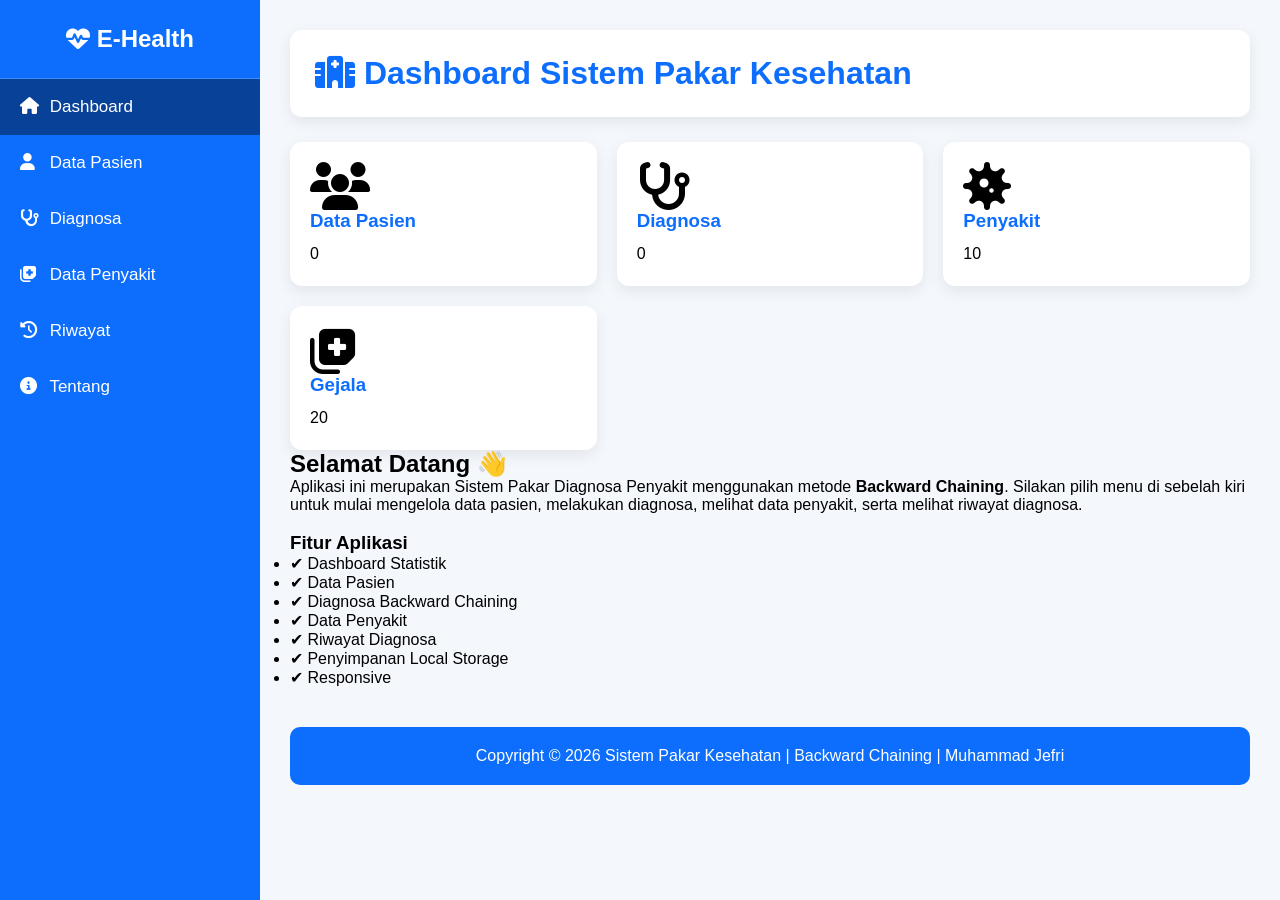
<file: index.html>
<!DOCTYPE html>
<html lang="id">
<head>

<meta charset="UTF-8">
<meta name="viewport" content="width=device-width, initial-scale=1.0">

<title>Dashboard | Sistem Pakar Kesehatan</title>

<link rel="stylesheet" href="style.css">

<link rel="stylesheet"
href="https://cdnjs.cloudflare.com/ajax/libs/font-awesome/6.5.2/css/all.min.css">

</head>

<body>

<!-- ================= SIDEBAR ================= -->

<div class="sidebar">

<h2><i class="fas fa-heartbeat"></i> E-Health</h2>

<ul>

<li class="active">
<a href="index.html">
<i class="fas fa-home"></i>
Dashboard
</a>
</li>

<li>
<a href="pasien.html">
<i class="fas fa-user"></i>
Data Pasien
</a>
</li>

<li>
<a href="diagnosa.html">
<i class="fas fa-stethoscope"></i>
Diagnosa
</a>
</li>

<li>
<a href="penyakit.html">
<i class="fas fa-notes-medical"></i>
Data Penyakit
</a>
</li>

<li>
<a href="riwayat.html">
<i class="fas fa-history"></i>
Riwayat
</a>
</li>

<li>
<a href="tentang.html">
<i class="fas fa-info-circle"></i>
Tentang
</a>
</li>

</ul>

</div>

<!-- ================= MAIN ================= -->

<div class="main">

<div class="header">

<h1><i class="fas fa-hospital"></i> Dashboard Sistem Pakar Kesehatan</h1>

</div>

<!-- ================= CARD ================= -->

<div class="cards">

<div class="card">
<i class="fas fa-users fa-3x"></i>

<h3>Data Pasien</h3>

<p id="jumlahPasien">0</p>

</div>

<div class="card">

<i class="fas fa-stethoscope fa-3x"></i>

<h3>Diagnosa</h3>

<p id="jumlahDiagnosa">0</p>

</div>

<div class="card">

<i class="fas fa-virus fa-3x"></i>

<h3>Penyakit</h3>

<p>10</p>

</div>

<div class="card">

<i class="fas fa-notes-medical fa-3x"></i>

<h3>Gejala</h3>

<p>20</p>

</div>

</div>

<!-- ================= SELAMAT DATANG ================= -->

<div class="welcome">

<h2>Selamat Datang 👋</h2>

<p>

Aplikasi ini merupakan Sistem Pakar Diagnosa Penyakit
menggunakan metode <b>Backward Chaining</b>.

Silakan pilih menu di sebelah kiri untuk mulai
mengelola data pasien, melakukan diagnosa,
melihat data penyakit, serta melihat riwayat diagnosa.

</p>

<br>

<h3>Fitur Aplikasi</h3>

<ul>

<li>✔ Dashboard Statistik</li>

<li>✔ Data Pasien</li>

<li>✔ Diagnosa Backward Chaining</li>

<li>✔ Data Penyakit</li>

<li>✔ Riwayat Diagnosa</li>

<li>✔ Penyimpanan Local Storage</li>

<li>✔ Responsive</li>

</ul>

</div>

<footer>

Copyright © 2026

Sistem Pakar Kesehatan

|

Backward Chaining

|

Muhammad Jefri

</footer>

</div>

<script>

let pasien =
JSON.parse(localStorage.getItem("pasien")) || [];

document.getElementById("jumlahPasien").innerHTML =
pasien.length;

let diagnosa =
JSON.parse(localStorage.getItem("diagnosa")) || [];

document.getElementById("jumlahDiagnosa").innerHTML =
diagnosa.length;

</script>

</body>

</html>
</file>
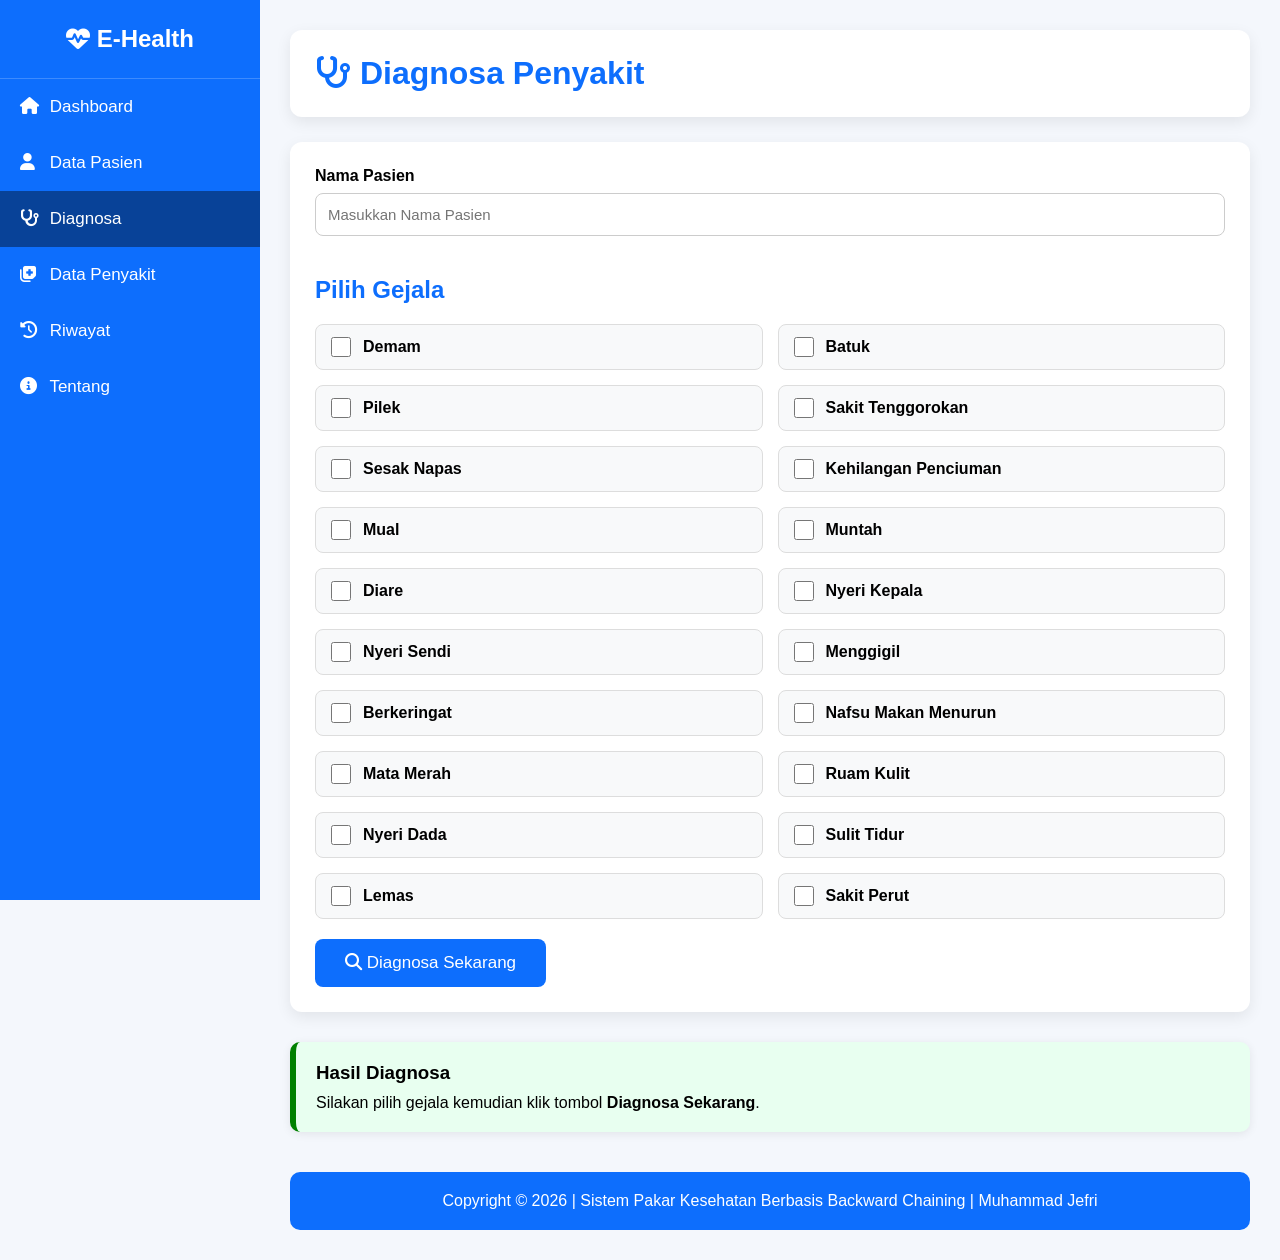
<file: diagnosa.html>
<!DOCTYPE html>
<html lang="id">

<head>

<meta charset="UTF-8">
<meta name="viewport" content="width=device-width, initial-scale=1.0">

<title>Diagnosa Penyakit</title>

<link rel="stylesheet" href="style.css">

<link rel="stylesheet"
href="https://cdnjs.cloudflare.com/ajax/libs/font-awesome/6.5.2/css/all.min.css">

</head>

<body>

<!-- ================= SIDEBAR ================= -->

<div class="sidebar">

<h2><i class="fas fa-heartbeat"></i> E-Health</h2>

<ul>

<li>
<a href="index.html">
<i class="fas fa-home"></i>
Dashboard
</a>
</li>

<li>
<a href="pasien.html">
<i class="fas fa-user"></i>
Data Pasien
</a>
</li>

<li class="active">
<a href="diagnosa.html">
<i class="fas fa-stethoscope"></i>
Diagnosa
</a>
</li>

<li>
<a href="penyakit.html">
<i class="fas fa-notes-medical"></i>
Data Penyakit
</a>
</li>

<li>
<a href="riwayat.html">
<i class="fas fa-history"></i>
Riwayat
</a>
</li>

<li>
<a href="tentang.html">
<i class="fas fa-info-circle"></i>
Tentang
</a>
</li>

</ul>

</div>

<!-- ================= MAIN ================= -->

<div class="main">

<div class="header">

<h1>
<i class="fas fa-stethoscope"></i>
Diagnosa Penyakit
</h1>

</div>

<form>

<label>Nama Pasien</label>

<input
type="text"
id="namaPasien"
placeholder="Masukkan Nama Pasien">

<h2>Pilih Gejala</h2>

<div class="gejala-container">

<div class="gejala">
<input type="checkbox" id="g1">
<label for="g1">Demam</label>
</div>

<div class="gejala">
<input type="checkbox" id="g2">
<label for="g2">Batuk</label>
</div>

<div class="gejala">
<input type="checkbox" id="g3">
<label for="g3">Pilek</label>
</div>

<div class="gejala">
<input type="checkbox" id="g4">
<label for="g4">Sakit Tenggorokan</label>
</div>

<div class="gejala">
<input type="checkbox" id="g5">
<label for="g5">Sesak Napas</label>
</div>

<div class="gejala">
<input type="checkbox" id="g6">
<label for="g6">Kehilangan Penciuman</label>
</div>

<div class="gejala">
<input type="checkbox" id="g7">
<label for="g7">Mual</label>
</div>

<div class="gejala">
<input type="checkbox" id="g8">
<label for="g8">Muntah</label>
</div>

<div class="gejala">
<input type="checkbox" id="g9">
<label for="g9">Diare</label>
</div>

<div class="gejala">
<input type="checkbox" id="g10">
<label for="g10">Nyeri Kepala</label>
</div>

<div class="gejala">
<input type="checkbox" id="g11">
<label for="g11">Nyeri Sendi</label>
</div>

<div class="gejala">
<input type="checkbox" id="g12">
<label for="g12">Menggigil</label>
</div>

<div class="gejala">
<input type="checkbox" id="g13">
<label for="g13">Berkeringat</label>
</div>

<div class="gejala">
<input type="checkbox" id="g14">
<label for="g14">Nafsu Makan Menurun</label>
</div>

<div class="gejala">
<input type="checkbox" id="g15">
<label for="g15">Mata Merah</label>
</div>

<div class="gejala">
<input type="checkbox" id="g16">
<label for="g16">Ruam Kulit</label>
</div>

<div class="gejala">
<input type="checkbox" id="g17">
<label for="g17">Nyeri Dada</label>
</div>

<div class="gejala">
<input type="checkbox" id="g18">
<label for="g18">Sulit Tidur</label>
</div>

<div class="gejala">
<input type="checkbox" id="g19">
<label for="g19">Lemas</label>
</div>

<div class="gejala">
<input type="checkbox" id="g20">
<label for="g20">Sakit Perut</label>
</div>

</div>

<button
type="button"
onclick="diagnosa()">

<i class="fas fa-search"></i>

Diagnosa Sekarang

</button>

</form>

<div id="hasil" class="hasil">

<h3>Hasil Diagnosa</h3>

<p>Silakan pilih gejala kemudian klik tombol <b>Diagnosa Sekarang</b>.</p>

</div>

<footer>

Copyright © 2026 |
Sistem Pakar Kesehatan Berbasis Backward Chaining |
Muhammad Jefri

</footer>

</div>

<script src="diagnosa.js"></script>

</body>

</html>
</file>
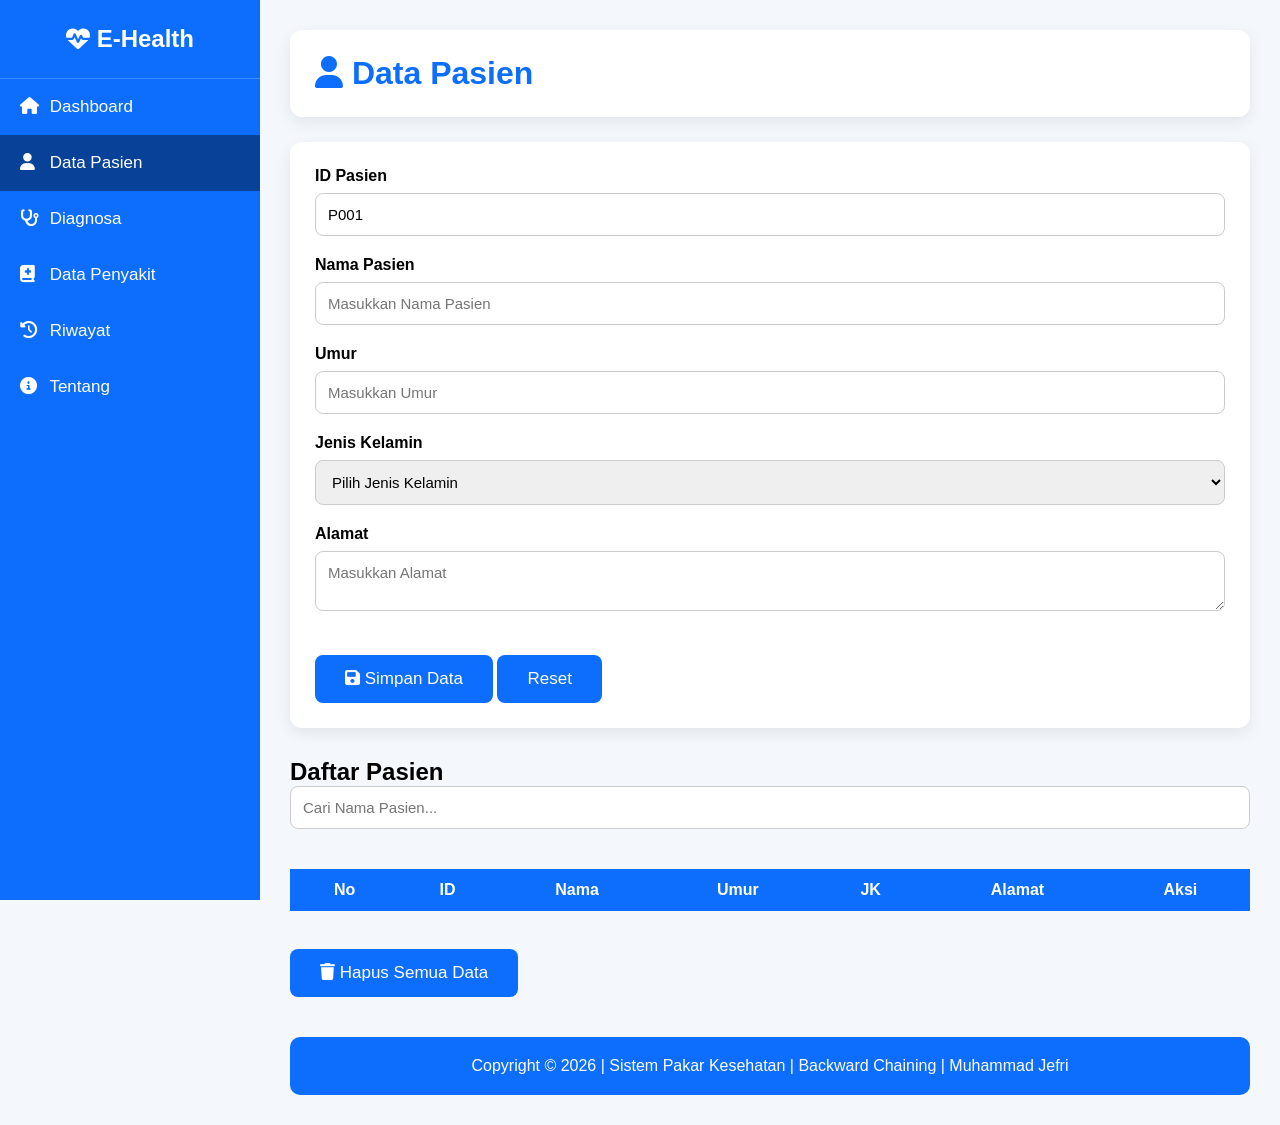
<file: pasien.html>
<!DOCTYPE html>
<html lang="id">

<head>

<meta charset="UTF-8">
<meta name="viewport" content="width=device-width, initial-scale=1.0">

<title>Data Pasien</title>

<link rel="stylesheet" href="style.css">

<link rel="stylesheet"
href="https://cdnjs.cloudflare.com/ajax/libs/font-awesome/6.5.2/css/all.min.css">

</head>

<body>

<!-- ================= SIDEBAR ================= -->

<div class="sidebar">

<h2><i class="fas fa-heartbeat"></i> E-Health</h2>

<ul>

<li>
<a href="index.html">
<i class="fas fa-home"></i>
Dashboard
</a>
</li>

<li class="active">
<a href="pasien.html">
<i class="fas fa-user"></i>
Data Pasien
</a>
</li>

<li>
<a href="diagnosa.html">
<i class="fas fa-stethoscope"></i>
Diagnosa
</a>
</li>

<li>
<a href="penyakit.html">
<i class="fas fa-book-medical"></i>
Data Penyakit
</a>
</li>

<li>
<a href="riwayat.html">
<i class="fas fa-history"></i>
Riwayat
</a>
</li>

<li>
<a href="tentang.html">
<i class="fas fa-info-circle"></i>
Tentang
</a>
</li>

</ul>

</div>

<!-- ================= MAIN ================= -->

<div class="main">

<div class="header">

<h1>

<i class="fas fa-user"></i>

Data Pasien

</h1>

</div>

<!-- ================= FORM ================= -->

<form id="formPasien">

<label>ID Pasien</label>

<input
type="text"
id="id"
placeholder="Masukkan ID Pasien">

<label>Nama Pasien</label>

<input
type="text"
id="nama"
placeholder="Masukkan Nama Pasien">

<label>Umur</label>

<input
type="number"
id="umur"
placeholder="Masukkan Umur">

<label>Jenis Kelamin</label>

<select id="jk">

<option value="">Pilih Jenis Kelamin</option>

<option>Laki-laki</option>

<option>Perempuan</option>

</select>

<label>Alamat</label>

<textarea
id="alamat"
placeholder="Masukkan Alamat"></textarea>

<button
type="button"
id="btnSimpan"
onclick="simpanPasien()">

<i class="fas fa-save"></i>

Simpan Data

</button>

<button
type="reset">

Reset

</button>

</form>

<!-- ================= PENCARIAN ================= -->

<h2 style="margin-top:30px;">

Daftar Pasien

</h2>

<input

type="text"

id="cari"

placeholder="Cari Nama Pasien..."

onkeyup="cariPasien()">

<!-- ================= TABEL ================= -->

<table>

<thead>

<tr>

<th>No</th>

<th>ID</th>

<th>Nama</th>

<th>Umur</th>

<th>JK</th>

<th>Alamat</th>

<th>Aksi</th>

</tr>

</thead>

<tbody id="tabelPasien">

</tbody>

</table>

<br>

<button onclick="hapusSemua()">

<i class="fas fa-trash"></i>

Hapus Semua Data

</button>

<footer>

Copyright © 2026

|

Sistem Pakar Kesehatan

|

Backward Chaining

|

Muhammad Jefri

</footer>

</div>

<script>

// ==============================
// DATA PASIEN
// ==============================

let pasien = JSON.parse(localStorage.getItem("pasien")) || [];

let editIndex = -1;

buatID();

tampilPasien();


// ==============================
// MEMBUAT ID OTOMATIS
// ==============================

function buatID(){

let nomor = pasien.length + 1;

document.getElementById("id").value =
"P" + nomor.toString().padStart(3,"0");

}


// ==============================
// SIMPAN / UPDATE
// ==============================

function simpanPasien(){

let id = document.getElementById("id").value;

let nama = document.getElementById("nama").value;

let umur = document.getElementById("umur").value;

let jk = document.getElementById("jk").value;

let alamat = document.getElementById("alamat").value;


if(nama=="" || umur=="" || jk=="" || alamat==""){

alert("Silakan lengkapi semua data!");

return;

}


// TAMBAH DATA

if(editIndex==-1){

pasien.push({

id:id,

nama:nama,

umur:umur,

jk:jk,

alamat:alamat

});

}

// UPDATE DATA

else{

pasien[editIndex]={

id:id,

nama:nama,

umur:umur,

jk:jk,

alamat:alamat

};

editIndex=-1;

document.getElementById("btnSimpan").innerHTML=

'<i class="fas fa-save"></i> Simpan Data';

}


// SIMPAN LOCAL STORAGE

localStorage.setItem("pasien",

JSON.stringify(pasien));


// RESET FORM

document.getElementById("formPasien").reset();

buatID();

tampilPasien();

}

// ==============================
// TAMPILKAN DATA PASIEN
// ==============================

function tampilPasien(keyword=""){

let isi="";

let no=1;

pasien.forEach((p,index)=>{

if(p.nama.toLowerCase().includes(keyword.toLowerCase())){

isi+=`

<tr>

<td>${no++}</td>

<td>${p.id}</td>

<td>${p.nama}</td>

<td>${p.umur}</td>

<td>${p.jk}</td>

<td>${p.alamat}</td>

<td>

<button
onclick="editPasien(${index})"
style="background:#ffc107;color:black;margin-right:5px;">

<i class="fas fa-edit"></i>

Edit

</button>

<button
onclick="hapusPasien(${index})"
style="background:#dc3545;color:white;">

<i class="fas fa-trash"></i>

Hapus

</button>

</td>

</tr>

`;

}

});

document.getElementById("tabelPasien").innerHTML=isi;

}



// ==============================
// EDIT DATA
// ==============================

function editPasien(index){

document.getElementById("id").value=pasien[index].id;

document.getElementById("nama").value=pasien[index].nama;

document.getElementById("umur").value=pasien[index].umur;

document.getElementById("jk").value=pasien[index].jk;

document.getElementById("alamat").value=pasien[index].alamat;

editIndex=index;

document.getElementById("btnSimpan").innerHTML=

'<i class="fas fa-pen"></i> Update Data';

window.scrollTo({

top:0,

behavior:"smooth"

});

}



// ==============================
// HAPUS DATA
// ==============================

function hapusPasien(index){

if(confirm("Yakin ingin menghapus data pasien?")){

pasien.splice(index,1);

localStorage.setItem("pasien",JSON.stringify(pasien));

buatID();

tampilPasien();

}

}



// ==============================
// CARI PASIEN
// ==============================

function cariPasien(){

let keyword=document.getElementById("cari").value;

tampilPasien(keyword);

}



// ==============================
// HAPUS SEMUA DATA
// ==============================

function hapusSemua(){

if(confirm("Apakah Anda yakin ingin menghapus semua data pasien?")){

pasien=[];

localStorage.removeItem("pasien");

document.getElementById("formPasien").reset();

editIndex=-1;

buatID();

tampilPasien();

}

}

</script>

</body>
</html>
</file>
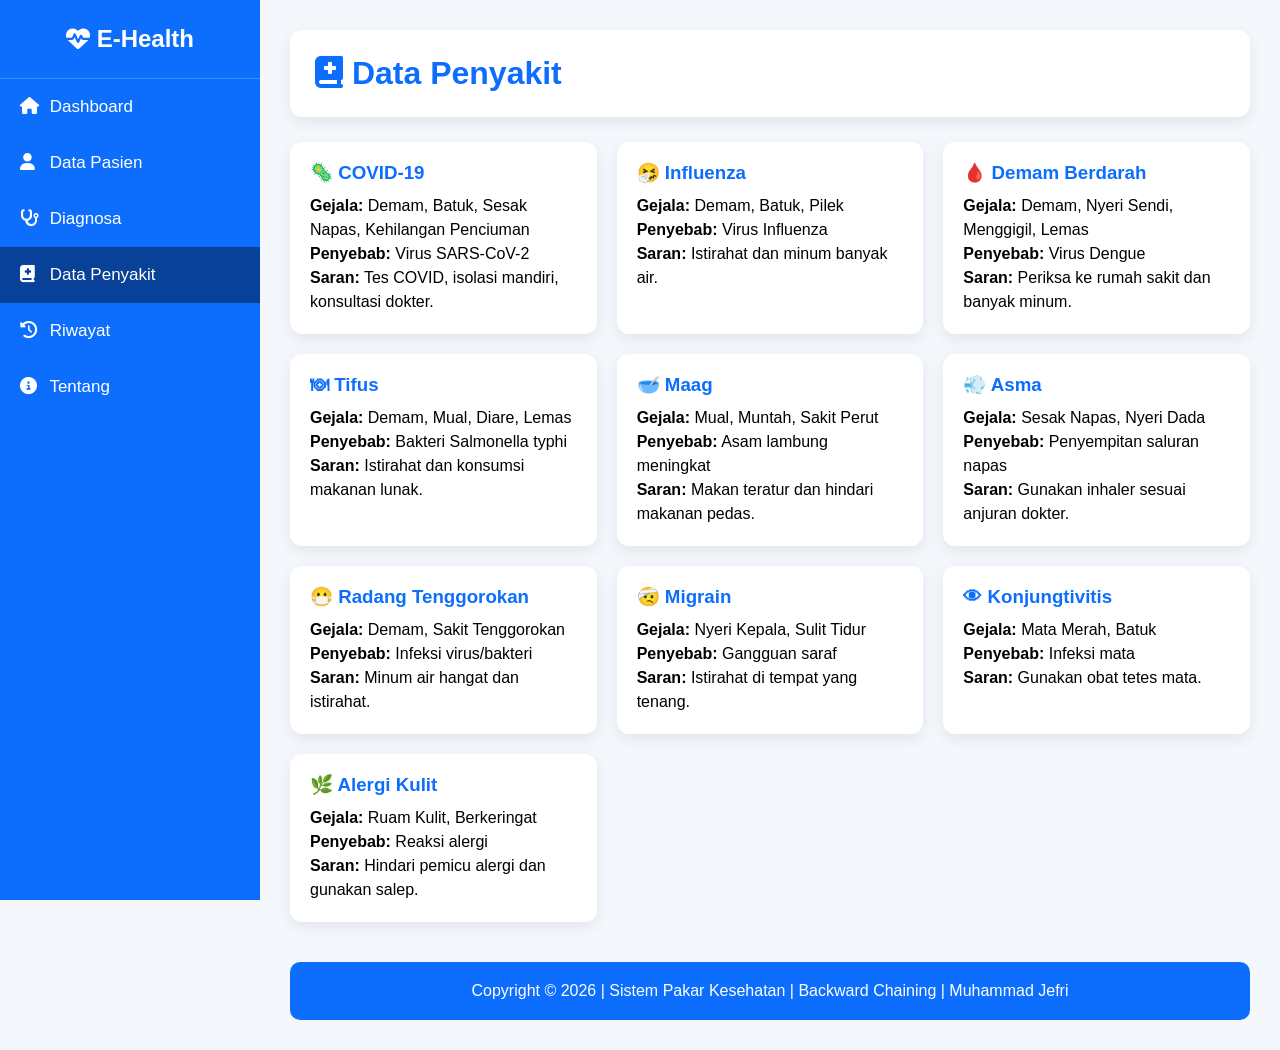
<file: penyakit.html>
<!DOCTYPE html>
<html lang="id">

<head>

<meta charset="UTF-8">
<meta name="viewport" content="width=device-width, initial-scale=1.0">

<title>Data Penyakit</title>

<link rel="stylesheet" href="style.css">

<link rel="stylesheet"
href="https://cdnjs.cloudflare.com/ajax/libs/font-awesome/6.5.2/css/all.min.css">

</head>

<body>

<!-- ================= SIDEBAR ================= -->

<div class="sidebar">

<h2><i class="fas fa-heartbeat"></i> E-Health</h2>

<ul>

<li>
<a href="index.html">
<i class="fas fa-home"></i>
Dashboard
</a>
</li>

<li>
<a href="pasien.html">
<i class="fas fa-user"></i>
Data Pasien
</a>
</li>

<li>
<a href="diagnosa.html">
<i class="fas fa-stethoscope"></i>
Diagnosa
</a>
</li>

<li class="active">
<a href="penyakit.html">
<i class="fas fa-book-medical"></i>
Data Penyakit
</a>
</li>

<li>
<a href="riwayat.html">
<i class="fas fa-history"></i>
Riwayat
</a>
</li>

<li>
<a href="tentang.html">
<i class="fas fa-info-circle"></i>
Tentang
</a>
</li>

</ul>

</div>

<!-- ================= MAIN ================= -->

<div class="main">

<div class="header">

<h1>

<i class="fas fa-book-medical"></i>

Data Penyakit

</h1>

</div>

<div class="cards">

<!-- CARD 1 -->

<div class="card">

<h3>🦠 COVID-19</h3>

<p><b>Gejala:</b> Demam, Batuk, Sesak Napas, Kehilangan Penciuman</p>

<p><b>Penyebab:</b> Virus SARS-CoV-2</p>

<p><b>Saran:</b> Tes COVID, isolasi mandiri, konsultasi dokter.</p>

</div>

<!-- CARD 2 -->

<div class="card">

<h3>🤧 Influenza</h3>

<p><b>Gejala:</b> Demam, Batuk, Pilek</p>

<p><b>Penyebab:</b> Virus Influenza</p>

<p><b>Saran:</b> Istirahat dan minum banyak air.</p>

</div>

<!-- CARD 3 -->

<div class="card">

<h3>🩸 Demam Berdarah</h3>

<p><b>Gejala:</b> Demam, Nyeri Sendi, Menggigil, Lemas</p>

<p><b>Penyebab:</b> Virus Dengue</p>

<p><b>Saran:</b> Periksa ke rumah sakit dan banyak minum.</p>

</div>

<!-- CARD 4 -->

<div class="card">

<h3>🍽 Tifus</h3>

<p><b>Gejala:</b> Demam, Mual, Diare, Lemas</p>

<p><b>Penyebab:</b> Bakteri Salmonella typhi</p>

<p><b>Saran:</b> Istirahat dan konsumsi makanan lunak.</p>

</div>

<!-- CARD 5 -->

<div class="card">

<h3>🥣 Maag</h3>

<p><b>Gejala:</b> Mual, Muntah, Sakit Perut</p>

<p><b>Penyebab:</b> Asam lambung meningkat</p>

<p><b>Saran:</b> Makan teratur dan hindari makanan pedas.</p>

</div>

<!-- CARD 6 -->

<div class="card">

<h3>💨 Asma</h3>

<p><b>Gejala:</b> Sesak Napas, Nyeri Dada</p>

<p><b>Penyebab:</b> Penyempitan saluran napas</p>

<p><b>Saran:</b> Gunakan inhaler sesuai anjuran dokter.</p>

</div>

<!-- CARD 7 -->

<div class="card">

<h3>😷 Radang Tenggorokan</h3>

<p><b>Gejala:</b> Demam, Sakit Tenggorokan</p>

<p><b>Penyebab:</b> Infeksi virus/bakteri</p>

<p><b>Saran:</b> Minum air hangat dan istirahat.</p>

</div>

<!-- CARD 8 -->

<div class="card">

<h3>🤕 Migrain</h3>

<p><b>Gejala:</b> Nyeri Kepala, Sulit Tidur</p>

<p><b>Penyebab:</b> Gangguan saraf</p>

<p><b>Saran:</b> Istirahat di tempat yang tenang.</p>

</div>

<!-- CARD 9 -->

<div class="card">

<h3>👁 Konjungtivitis</h3>

<p><b>Gejala:</b> Mata Merah, Batuk</p>

<p><b>Penyebab:</b> Infeksi mata</p>

<p><b>Saran:</b> Gunakan obat tetes mata.</p>

</div>

<!-- CARD 10 -->

<div class="card">

<h3>🌿 Alergi Kulit</h3>

<p><b>Gejala:</b> Ruam Kulit, Berkeringat</p>

<p><b>Penyebab:</b> Reaksi alergi</p>

<p><b>Saran:</b> Hindari pemicu alergi dan gunakan salep.</p>

</div>

</div>

<footer>

Copyright © 2026 |
Sistem Pakar Kesehatan |
Backward Chaining |
Muhammad Jefri

</footer>

</div>

</body>

</html>
</file>
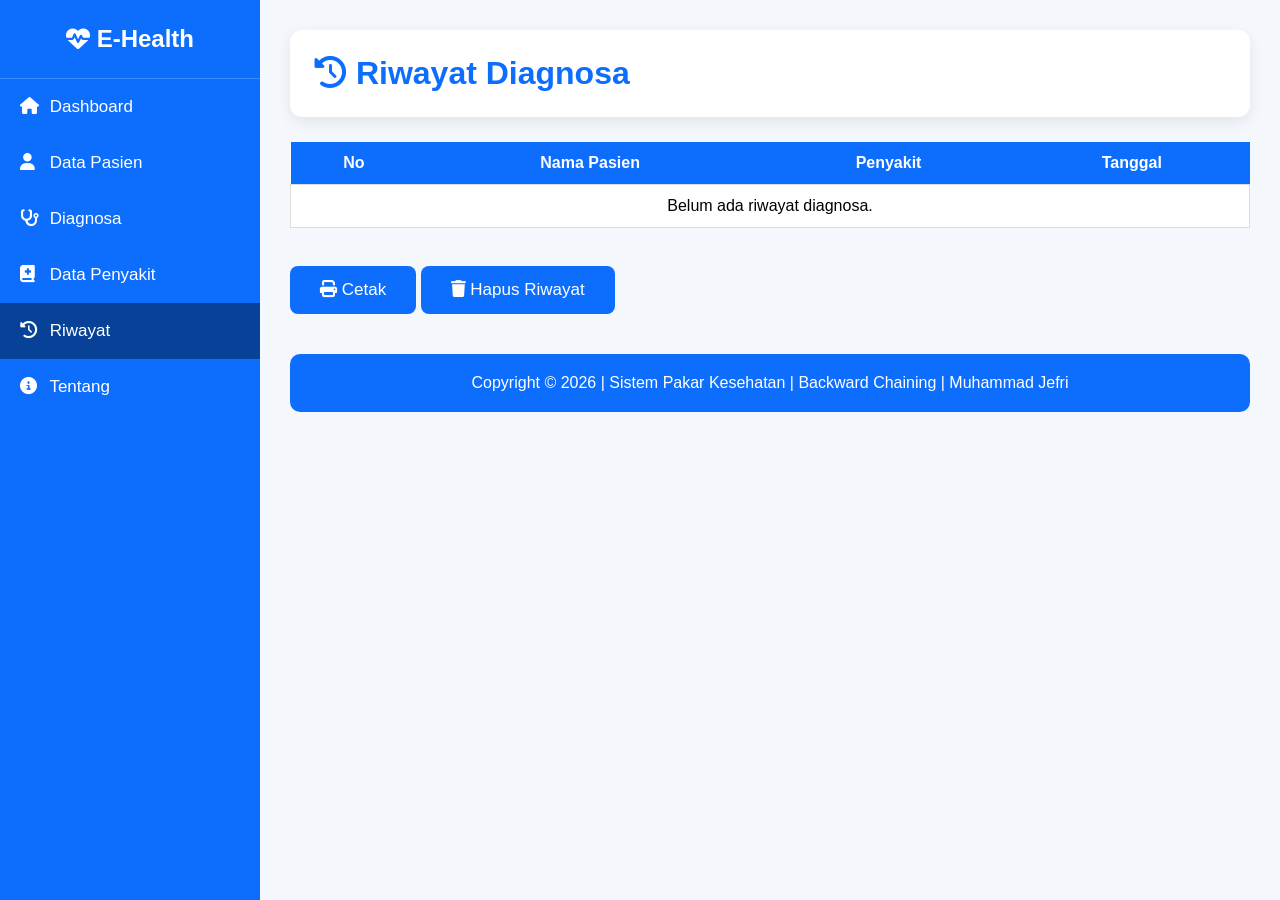
<file: riwayat.html>
<!DOCTYPE html>
<html lang="id">

<head>

<meta charset="UTF-8">
<meta name="viewport" content="width=device-width, initial-scale=1.0">

<title>Riwayat Diagnosa</title>

<link rel="stylesheet" href="style.css">

<link rel="stylesheet"
href="https://cdnjs.cloudflare.com/ajax/libs/font-awesome/6.5.2/css/all.min.css">

</head>

<body>

<!-- Sidebar -->

<div class="sidebar">

<h2><i class="fas fa-heartbeat"></i> E-Health</h2>

<ul>

<li>
<a href="index.html">
<i class="fas fa-home"></i>
Dashboard
</a>
</li>

<li>
<a href="pasien.html">
<i class="fas fa-user"></i>
Data Pasien
</a>
</li>

<li>
<a href="diagnosa.html">
<i class="fas fa-stethoscope"></i>
Diagnosa
</a>
</li>

<li>
<a href="penyakit.html">
<i class="fas fa-book-medical"></i>
Data Penyakit
</a>
</li>

<li class="active">
<a href="riwayat.html">
<i class="fas fa-history"></i>
Riwayat
</a>
</li>

<li>
<a href="tentang.html">
<i class="fas fa-info-circle"></i>
Tentang
</a>
</li>

</ul>

</div>

<!-- Main -->

<div class="main">

<div class="header">

<h1>

<i class="fas fa-history"></i>

Riwayat Diagnosa

</h1>

</div>

<table>

<thead>

<tr>

<th>No</th>

<th>Nama Pasien</th>

<th>Penyakit</th>

<th>Tanggal</th>

</tr>

</thead>

<tbody id="isiRiwayat">

</tbody>

</table>

<br>

<button onclick="window.print()">

<i class="fas fa-print"></i>

Cetak

</button>

<button onclick="hapusRiwayat()">

<i class="fas fa-trash"></i>

Hapus Riwayat

</button>

<footer>

Copyright © 2026 |
Sistem Pakar Kesehatan |
Backward Chaining |
Muhammad Jefri

</footer>

</div>

<script>

let data = JSON.parse(localStorage.getItem("diagnosa")) || [];

let isi = "";

if(data.length==0){

isi = `
<tr>

<td colspan="4" style="text-align:center">

Belum ada riwayat diagnosa.

</td>

</tr>
`;

}

else{

data.forEach((d,index)=>{

isi += `

<tr>

<td>${index+1}</td>

<td>${d.nama}</td>

<td>${d.penyakit}</td>

<td>${d.tanggal}</td>

</tr>

`;

});

}

document.getElementById("isiRiwayat").innerHTML = isi;

function hapusRiwayat(){

if(confirm("Apakah Anda yakin ingin menghapus semua riwayat diagnosa?")){

localStorage.removeItem("diagnosa");

location.reload();

}

}

</script>

</body>

</html>
</file>
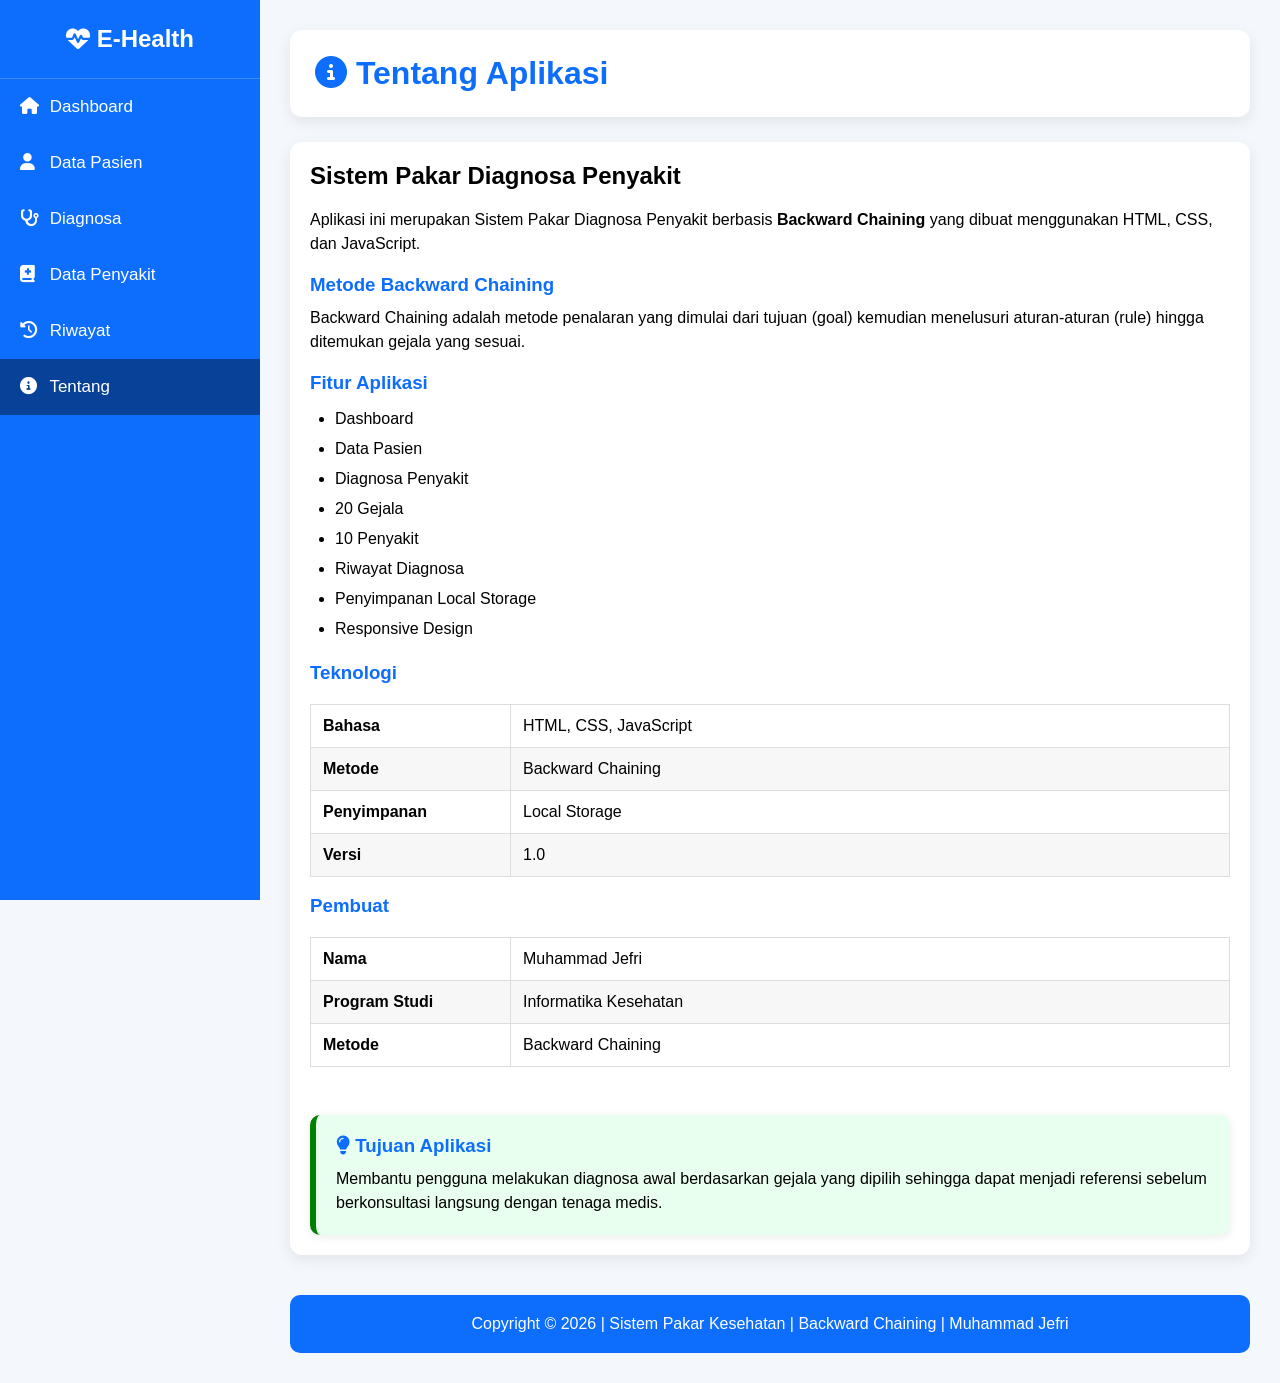
<file: tentang.html>
<!DOCTYPE html>
<html lang="id">

<head>

<meta charset="UTF-8">
<meta name="viewport" content="width=device-width, initial-scale=1.0">

<title>Tentang Aplikasi</title>

<link rel="stylesheet" href="style.css">

<link rel="stylesheet"
href="https://cdnjs.cloudflare.com/ajax/libs/font-awesome/6.5.2/css/all.min.css">

</head>

<body>

<!-- ================= SIDEBAR ================= -->

<div class="sidebar">

<h2><i class="fas fa-heartbeat"></i> E-Health</h2>

<ul>

<li>
<a href="index.html">
<i class="fas fa-home"></i>
Dashboard
</a>
</li>

<li>
<a href="pasien.html">
<i class="fas fa-user"></i>
Data Pasien
</a>
</li>

<li>
<a href="diagnosa.html">
<i class="fas fa-stethoscope"></i>
Diagnosa
</a>
</li>

<li>
<a href="penyakit.html">
<i class="fas fa-book-medical"></i>
Data Penyakit
</a>
</li>

<li>
<a href="riwayat.html">
<i class="fas fa-history"></i>
Riwayat
</a>
</li>

<li class="active">
<a href="tentang.html">
<i class="fas fa-info-circle"></i>
Tentang
</a>
</li>

</ul>

</div>

<!-- ================= MAIN ================= -->

<div class="main">

<div class="header">

<h1>

<i class="fas fa-info-circle"></i>

Tentang Aplikasi

</h1>

</div>

<div class="card">

<h2>Sistem Pakar Diagnosa Penyakit</h2>

<br>

<p>

Aplikasi ini merupakan Sistem Pakar Diagnosa Penyakit
berbasis <b>Backward Chaining</b> yang dibuat menggunakan
HTML, CSS, dan JavaScript.

</p>

<br>

<h3>Metode Backward Chaining</h3>

<p>

Backward Chaining adalah metode penalaran yang
dimulai dari tujuan (goal) kemudian menelusuri
aturan-aturan (rule) hingga ditemukan gejala
yang sesuai.

</p>

<br>

<h3>Fitur Aplikasi</h3>

<ul style="margin-left:25px; line-height:30px;">

<li>Dashboard</li>

<li>Data Pasien</li>

<li>Diagnosa Penyakit</li>

<li>20 Gejala</li>

<li>10 Penyakit</li>

<li>Riwayat Diagnosa</li>

<li>Penyimpanan Local Storage</li>

<li>Responsive Design</li>

</ul>

<br>

<h3>Teknologi</h3>

<table>

<tr>

<td width="200"><b>Bahasa</b></td>

<td>HTML, CSS, JavaScript</td>

</tr>

<tr>

<td><b>Metode</b></td>

<td>Backward Chaining</td>

</tr>

<tr>

<td><b>Penyimpanan</b></td>

<td>Local Storage</td>

</tr>

<tr>

<td><b>Versi</b></td>

<td>1.0</td>

</tr>

</table>

<br>

<h3>Pembuat</h3>

<table>

<tr>

<td width="200"><b>Nama</b></td>

<td>Muhammad Jefri</td>

</tr>

<tr>

<td><b>Program Studi</b></td>

<td>Informatika Kesehatan</td>

</tr>

<tr>

<td><b>Metode</b></td>

<td>Backward Chaining</td>

</tr>

</table>

<br>

<div class="hasil">

<h3><i class="fas fa-lightbulb"></i> Tujuan Aplikasi</h3>

<p>

Membantu pengguna melakukan diagnosa awal
berdasarkan gejala yang dipilih sehingga dapat
menjadi referensi sebelum berkonsultasi langsung
dengan tenaga medis.

</p>

</div>

</div>

<footer>

Copyright © 2026

|

Sistem Pakar Kesehatan

|

Backward Chaining

|

Muhammad Jefri

</footer>

</div>

</body>

</html>
</file>
<file: style.css>
/* ===========================
   RESET
=========================== */
*{
    margin:0;
    padding:0;
    box-sizing:border-box;
    font-family:Arial, Helvetica, sans-serif;
}

body{
    background:#f4f7fc;
    display:flex;
    min-height:100vh;
}

/* ===========================
   SIDEBAR
=========================== */

.sidebar{
    width:260px;
    background:#0d6efd;
    color:#fff;
    position:fixed;
    top:0;
    left:0;
    bottom:0;
    overflow:auto;
}

.sidebar h2{
    text-align:center;
    padding:25px 15px;
    border-bottom:1px solid rgba(255,255,255,.2);
}

.sidebar ul{
    list-style:none;
}

.sidebar ul li a{
    display:block;
    padding:18px 20px;
    color:white;
    text-decoration:none;
    font-size:17px;
    transition:.3s;
}

.sidebar ul li a i{
    width:25px;
}

.sidebar ul li a:hover{
    background:#084298;
    padding-left:30px;
}

.sidebar ul li.active a{
    background:#084298;
}

/* ===========================
   KONTEN
=========================== */

.main{
    margin-left:260px;
    width:calc(100% - 260px);
    padding:30px;
}

/* ===========================
   HEADER
=========================== */

.header{
    background:white;
    padding:25px;
    border-radius:12px;
    box-shadow:0 5px 15px rgba(0,0,0,.08);
    margin-bottom:25px;
}

.header h1{
    color:#0d6efd;
}

/* ===========================
   FORM
=========================== */

form{
    background:white;
    padding:25px;
    border-radius:12px;
    box-shadow:0 5px 15px rgba(0,0,0,.08);
}

form h2{
    margin:20px 0;
    color:#0d6efd;
}

label{
    display:block;
    margin-bottom:8px;
    font-weight:bold;
}

input[type=text],
input[type=number],
input[type=date],
select,
textarea{

    width:100%;
    padding:12px;

    border:1px solid #ccc;
    border-radius:8px;

    margin-bottom:20px;

    font-size:15px;

}

/* ===========================
   DAFTAR GEJALA
=========================== */

.gejala-container{

    display:grid;

    grid-template-columns:repeat(2,1fr);

    gap:15px;

}

.gejala{

    display:flex;

    align-items:center;

    gap:12px;

    background:#f8f9fa;

    border:1px solid #ddd;

    border-radius:8px;

    padding:12px 15px;

    transition:.3s;

}

.gejala:hover{

    background:#e9f3ff;

    border-color:#0d6efd;

}

.gejala input[type=checkbox]{

    width:20px;

    height:20px;

    margin:0;

    flex-shrink:0;

    cursor:pointer;

}

.gejala label{

    margin:0;

    font-size:16px;

    font-weight:600;

    cursor:pointer;

}

/* ===========================
   BUTTON
=========================== */

button{

    margin-top:20px;

    background:#0d6efd;

    color:white;

    border:none;

    padding:14px 30px;

    border-radius:8px;

    font-size:17px;

    cursor:pointer;

    transition:.3s;

}

button:hover{

    background:#084298;

}

/* ===========================
   HASIL
=========================== */

.hasil{

    margin-top:30px;

    background:#e8fff0;

    border-left:6px solid green;

    padding:20px;

    border-radius:10px;

    box-shadow:0 2px 10px rgba(0,0,0,.08);

}

.hasil h3{

    margin-bottom:10px;

}

/* ===========================
   CARD
=========================== */

.cards{

    display:grid;

    grid-template-columns:repeat(auto-fit,minmax(250px,1fr));

    gap:20px;

    margin-top:25px;

}

.card{

    background:white;

    border-radius:12px;

    padding:20px;

    box-shadow:0 5px 15px rgba(0,0,0,.08);

    transition:.3s;

}

.card:hover{

    transform:translateY(-5px);

}

.card h3{

    color:#0d6efd;

    margin-bottom:10px;

}

.card p{

    line-height:24px;

}

/* ===========================
   TABLE
=========================== */

table{

    width:100%;

    border-collapse:collapse;

    margin-top:20px;

    background:white;

}

table th{

    background:#0d6efd;

    color:white;

    padding:12px;

}

table td{

    padding:12px;

    border:1px solid #ddd;

}

table tr:nth-child(even){

    background:#f7f7f7;

}

/* ===========================
   FOOTER
=========================== */

footer{

    margin-top:40px;

    background:#0d6efd;

    color:white;

    text-align:center;

    padding:20px;

    border-radius:10px;

}

/* ===========================
   RESPONSIVE
=========================== */

@media(max-width:900px){

.sidebar{

    width:100%;

    position:relative;

    height:auto;

}

.main{

    margin-left:0;

    width:100%;

}

.gejala-container{

    grid-template-columns:1fr;

}

.cards{

    grid-template-columns:1fr;

}

}
</file>
